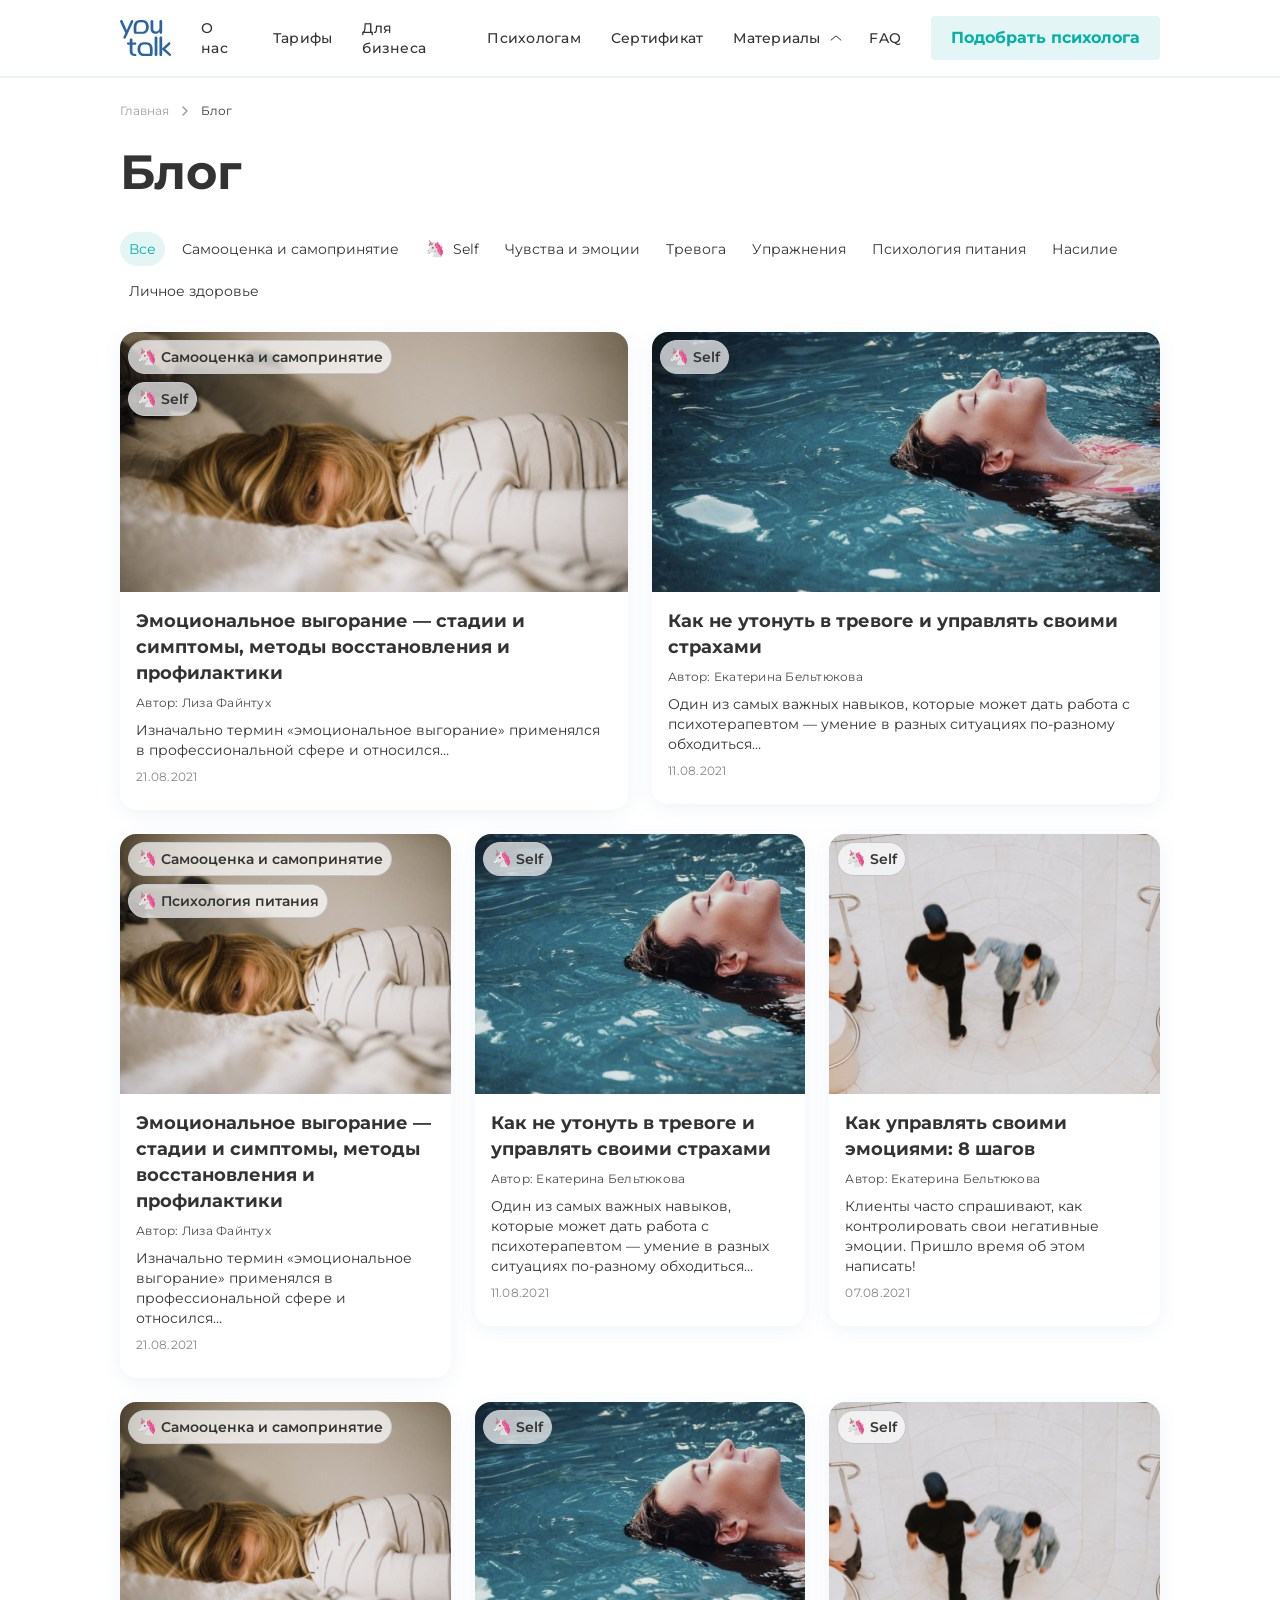
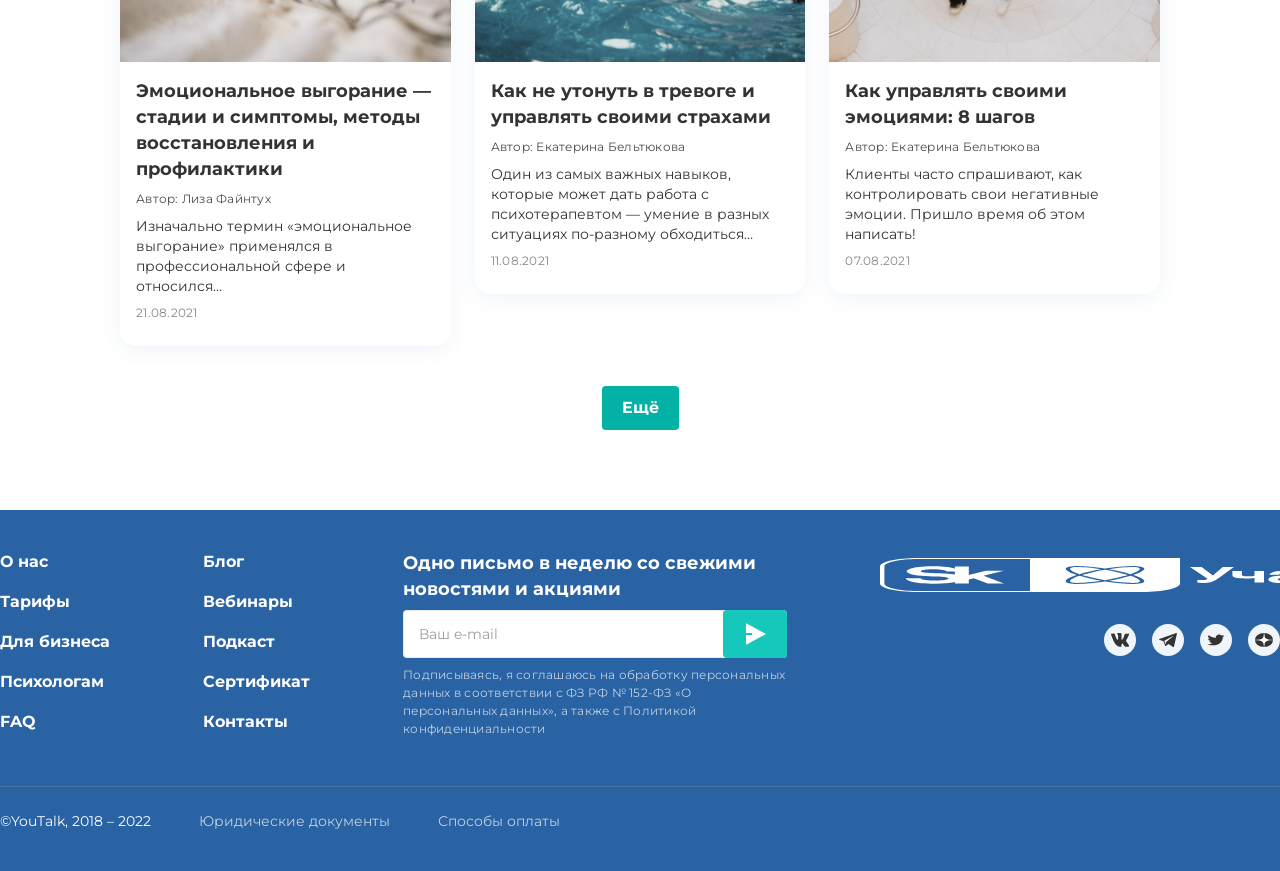
<file: index.html>
<!DOCTYPE html>
<html lang="ru">
<head>
  <meta charset="UTF-8">
  <meta name="viewport" content="width=device-width, initial-scale=1.0">
  <title>Блог — YouTalk</title>
  <meta name="description" content="Блог сервиса психологической помощи YouTalk: статьи о чувствах, эмоциях, тревоге и заботе о себе.">
  <link rel="preconnect" href="https://fonts.googleapis.com">
  <link rel="preconnect" href="https://fonts.gstatic.com" crossorigin>
  <link href="https://fonts.googleapis.com/css2?family=Montserrat:wght@400;500;600;700&display=swap" rel="stylesheet">
  <link rel="stylesheet" href="css/style.css">
</head>
<body>
  <!-- ===================== Шапка ===================== -->
  <header class="header">
    <div class="container header__inner">
      <a class="header__logo" href="index.html" aria-label="YouTalk — на главную">
        <img src="icons/logo.svg" alt="Логотип YouTalk" width="51" height="36">
      </a>

      <nav class="header__nav" id="main-nav" aria-label="Основная навигация">
        <ul class="menu">
          <li><a class="menu__link" href="#">О нас</a></li>
          <li><a class="menu__link" href="#">Тарифы</a></li>
          <li><a class="menu__link" href="#">Для бизнеса</a></li>
          <li><a class="menu__link" href="#">Психологам</a></li>
          <li><a class="menu__link" href="#">Сертификат</a></li>
          <li>
            <a class="menu__link" href="#">
              Материалы
              <img class="menu__chevron" src="icons/chevron-down.svg" alt="" aria-hidden="true">
            </a>
          </li>
          <li><a class="menu__link" href="#">FAQ</a></li>
        </ul>
      </nav>

      <button class="button button--soft header__cta" type="button">Подобрать психолога</button>

      <button class="burger" type="button" aria-label="Открыть меню" aria-expanded="false" aria-controls="main-nav">
        <img src="icons/burger.svg" alt="" aria-hidden="true">
      </button>
    </div>
  </header>

  <!-- ===================== Основной контент ===================== -->
  <main>
    <div class="container blog">
      <nav class="breadcrumbs" aria-label="Хлебные крошки">
        <span class="breadcrumbs__item">
          <a class="breadcrumbs__link" href="#">Главная</a>
          <img class="breadcrumbs__sep" src="icons/arrow-right.svg" alt="" aria-hidden="true">
        </span>
        <span class="breadcrumbs__item breadcrumbs__item--current" aria-current="page">Блог</span>
      </nav>

      <h1 class="blog__title">Блог</h1>

      <!-- Фильтр по темам -->
      <section aria-label="Фильтр статей по темам">
        <ul class="filters">
          <li><button class="tag tag--active" type="button">Все</button></li>
          <li><button class="tag" type="button">Самооценка и самопринятие</button></li>
          <li>
            <button class="tag" type="button">
              <span class="tag__icon" aria-hidden="true">🦄</span>Self
            </button>
          </li>
          <li><button class="tag" type="button">Чувства и эмоции</button></li>
          <li><button class="tag" type="button">Тревога</button></li>
          <li><button class="tag" type="button">Упражнения</button></li>
          <li><button class="tag" type="button">Психология питания</button></li>
          <li><button class="tag" type="button">Насилие</button></li>
          <li><button class="tag" type="button">Личное здоровье</button></li>
        </ul>
      </section>

      <!-- Лента статей -->
      <section aria-label="Статьи блога">
        <!-- Крупные (избранные) карточки -->
        <ul class="blog__grid blog__grid--featured">
          <li>
            <article class="card card--featured">
              <a class="card__media" href="article.html">
                <img class="card__image" src="images/blog-burnout.png" alt="Уставшая женщина лежит на кровати">
                <span class="card__tags">
                  <span class="card__tag"><span class="card__tag-icon" aria-hidden="true">🦄</span>Самооценка и самопринятие</span>
                  <span class="card__tag"><span class="card__tag-icon" aria-hidden="true">🦄</span>Self</span>
                </span>
              </a>
              <div class="card__body">
                <h2 class="card__title"><a href="article.html">Эмоциональное выгорание — стадии и симптомы, методы восстановления и профилактики</a></h2>
                <p class="card__author">Автор: Лиза Файнтух</p>
                <p class="card__excerpt">Изначально термин «эмоциональное выгорание» применялся в профессиональной сфере и относился…</p>
                <p class="card__date"><time datetime="2021-08-21">21.08.2021</time></p>
              </div>
            </article>
          </li>
          <li>
            <article class="card card--featured">
              <a class="card__media" href="article.html">
                <img class="card__image" src="images/blog-anxiety.png" alt="Женщина спокойно лежит на поверхности воды">
                <span class="card__tags">
                  <span class="card__tag"><span class="card__tag-icon" aria-hidden="true">🦄</span>Self</span>
                </span>
              </a>
              <div class="card__body">
                <h2 class="card__title"><a href="article.html">Как не утонуть в тревоге и управлять своими страхами</a></h2>
                <p class="card__author">Автор: Екатерина Бельтюкова</p>
                <p class="card__excerpt">Один из самых важных навыков, которые может дать работа с психотерапевтом — умение в разных ситуациях по-разному обходиться…</p>
                <p class="card__date"><time datetime="2021-08-11">11.08.2021</time></p>
              </div>
            </article>
          </li>
        </ul>

        <!-- Обычная сетка карточек -->
        <ul class="blog__grid">
          <li>
            <article class="card">
              <a class="card__media" href="article.html">
                <img class="card__image" src="images/blog-burnout.png" alt="Уставшая женщина лежит на кровати">
                <span class="card__tags">
                  <span class="card__tag"><span class="card__tag-icon" aria-hidden="true">🦄</span>Самооценка и самопринятие</span>
                  <span class="card__tag"><span class="card__tag-icon" aria-hidden="true">🦄</span>Психология питания</span>
                </span>
              </a>
              <div class="card__body">
                <h2 class="card__title"><a href="article.html">Эмоциональное выгорание — стадии и симптомы, методы восстановления и профилактики</a></h2>
                <p class="card__author">Автор: Лиза Файнтух</p>
                <p class="card__excerpt">Изначально термин «эмоциональное выгорание» применялся в профессиональной сфере и относился…</p>
                <p class="card__date"><time datetime="2021-08-21">21.08.2021</time></p>
              </div>
            </article>
          </li>
          <li>
            <article class="card">
              <a class="card__media" href="article.html">
                <img class="card__image" src="images/blog-anxiety.png" alt="Женщина спокойно лежит на поверхности воды">
                <span class="card__tags">
                  <span class="card__tag"><span class="card__tag-icon" aria-hidden="true">🦄</span>Self</span>
                </span>
              </a>
              <div class="card__body">
                <h2 class="card__title"><a href="article.html">Как не утонуть в тревоге и управлять своими страхами</a></h2>
                <p class="card__author">Автор: Екатерина Бельтюкова</p>
                <p class="card__excerpt">Один из самых важных навыков, которые может дать работа с психотерапевтом — умение в разных ситуациях по-разному обходиться…</p>
                <p class="card__date"><time datetime="2021-08-11">11.08.2021</time></p>
              </div>
            </article>
          </li>
          <li>
            <article class="card">
              <a class="card__media" href="article.html">
                <img class="card__image" src="images/blog-emotions.png" alt="Люди идут по светлому залу">
                <span class="card__tags">
                  <span class="card__tag"><span class="card__tag-icon" aria-hidden="true">🦄</span>Self</span>
                </span>
              </a>
              <div class="card__body">
                <h2 class="card__title"><a href="article.html">Как управлять своими эмоциями: 8 шагов</a></h2>
                <p class="card__author">Автор: Екатерина Бельтюкова</p>
                <p class="card__excerpt">Клиенты часто спрашивают, как контролировать свои негативные эмоции. Пришло время об этом написать!</p>
                <p class="card__date"><time datetime="2021-08-07">07.08.2021</time></p>
              </div>
            </article>
          </li>
          <li>
            <article class="card">
              <a class="card__media" href="article.html">
                <img class="card__image" src="images/blog-burnout.png" alt="Уставшая женщина лежит на кровати">
                <span class="card__tags">
                  <span class="card__tag"><span class="card__tag-icon" aria-hidden="true">🦄</span>Самооценка и самопринятие</span>
                </span>
              </a>
              <div class="card__body">
                <h2 class="card__title"><a href="article.html">Эмоциональное выгорание — стадии и симптомы, методы восстановления и профилактики</a></h2>
                <p class="card__author">Автор: Лиза Файнтух</p>
                <p class="card__excerpt">Изначально термин «эмоциональное выгорание» применялся в профессиональной сфере и относился…</p>
                <p class="card__date"><time datetime="2021-08-21">21.08.2021</time></p>
              </div>
            </article>
          </li>
          <li>
            <article class="card">
              <a class="card__media" href="article.html">
                <img class="card__image" src="images/blog-anxiety.png" alt="Женщина спокойно лежит на поверхности воды">
                <span class="card__tags">
                  <span class="card__tag"><span class="card__tag-icon" aria-hidden="true">🦄</span>Self</span>
                </span>
              </a>
              <div class="card__body">
                <h2 class="card__title"><a href="article.html">Как не утонуть в тревоге и управлять своими страхами</a></h2>
                <p class="card__author">Автор: Екатерина Бельтюкова</p>
                <p class="card__excerpt">Один из самых важных навыков, которые может дать работа с психотерапевтом — умение в разных ситуациях по-разному обходиться…</p>
                <p class="card__date"><time datetime="2021-08-11">11.08.2021</time></p>
              </div>
            </article>
          </li>
          <li>
            <article class="card">
              <a class="card__media" href="article.html">
                <img class="card__image" src="images/blog-emotions.png" alt="Люди идут по светлому залу">
                <span class="card__tags">
                  <span class="card__tag"><span class="card__tag-icon" aria-hidden="true">🦄</span>Self</span>
                </span>
              </a>
              <div class="card__body">
                <h2 class="card__title"><a href="article.html">Как управлять своими эмоциями: 8 шагов</a></h2>
                <p class="card__author">Автор: Екатерина Бельтюкова</p>
                <p class="card__excerpt">Клиенты часто спрашивают, как контролировать свои негативные эмоции. Пришло время об этом написать!</p>
                <p class="card__date"><time datetime="2021-08-07">07.08.2021</time></p>
              </div>
            </article>
          </li>
        </ul>

        <div class="blog__more">
          <button class="button button--primary" type="button">Ещё</button>
        </div>
      </section>
    </div>
  </main>

  <!-- ===================== Футер ===================== -->
  <footer class="footer">
    <div class="container footer__inner">
      <nav class="footer__nav" aria-label="Подвал — разделы сайта">
        <ul class="footer__list">
          <li><a class="footer__link" href="#">О нас</a></li>
          <li><a class="footer__link" href="#">Тарифы</a></li>
          <li><a class="footer__link" href="#">Для бизнеса</a></li>
          <li><a class="footer__link" href="#">Психологам</a></li>
          <li><a class="footer__link" href="#">FAQ</a></li>
        </ul>
        <ul class="footer__list">
          <li><a class="footer__link" href="index.html">Блог</a></li>
          <li><a class="footer__link" href="#">Вебинары</a></li>
          <li><a class="footer__link" href="#">Подкаст</a></li>
          <li><a class="footer__link" href="#">Сертификат</a></li>
          <li><a class="footer__link" href="#">Контакты</a></li>
        </ul>
      </nav>

      <section class="footer__subscribe" aria-label="Подписка на рассылку">
        <p class="subscribe__title">Одно письмо в неделю со свежими новостями и акциями</p>
        <form class="subscribe__form" action="#" method="post">
          <label class="visually-hidden" for="email">Ваш e-mail</label>
          <input class="subscribe__input" type="email" id="email" name="email" placeholder="Ваш e-mail" required>
          <button class="subscribe__submit" type="submit" aria-label="Подписаться">
            <img src="icons/send.svg" alt="" aria-hidden="true">
          </button>
        </form>
        <p class="subscribe__note">Подписываясь, я соглашаюсь на обработку персональных данных в соответствии с ФЗ РФ № 152-ФЗ «О персональных данных», а также с Политикой конфиденциальности</p>
      </section>

      <div class="footer__aside">
        <div class="footer__partner">
          <img src="icons/partner-sk-1.svg" alt="Резидент Сколково" height="50">
          <img src="icons/partner-sk-2.svg" alt="" aria-hidden="true" height="50">
        </div>
        <ul class="socials">
          <li><a class="socials__link" href="#" aria-label="ВКонтакте"><img src="icons/social-vk.svg" alt="" aria-hidden="true"></a></li>
          <li><a class="socials__link" href="#" aria-label="Telegram"><img src="icons/social-tg.svg" alt="" aria-hidden="true"></a></li>
          <li><a class="socials__link" href="#" aria-label="Twitter"><img src="icons/social-tw.svg" alt="" aria-hidden="true"></a></li>
          <li><a class="socials__link" href="#" aria-label="Дзен"><img src="icons/social-star.svg" alt="" aria-hidden="true"></a></li>
        </ul>
      </div>

      <div class="footer__bottom">
        <span class="footer__bottom-text">©YouTalk, 2018 – 2022</span>
        <a class="footer__bottom-link" href="#">Юридические документы</a>
        <a class="footer__bottom-link" href="#">Способы оплаты</a>
      </div>
    </div>
  </footer>

  <script src="js/menu.js"></script>
</body>
</html>
</file>
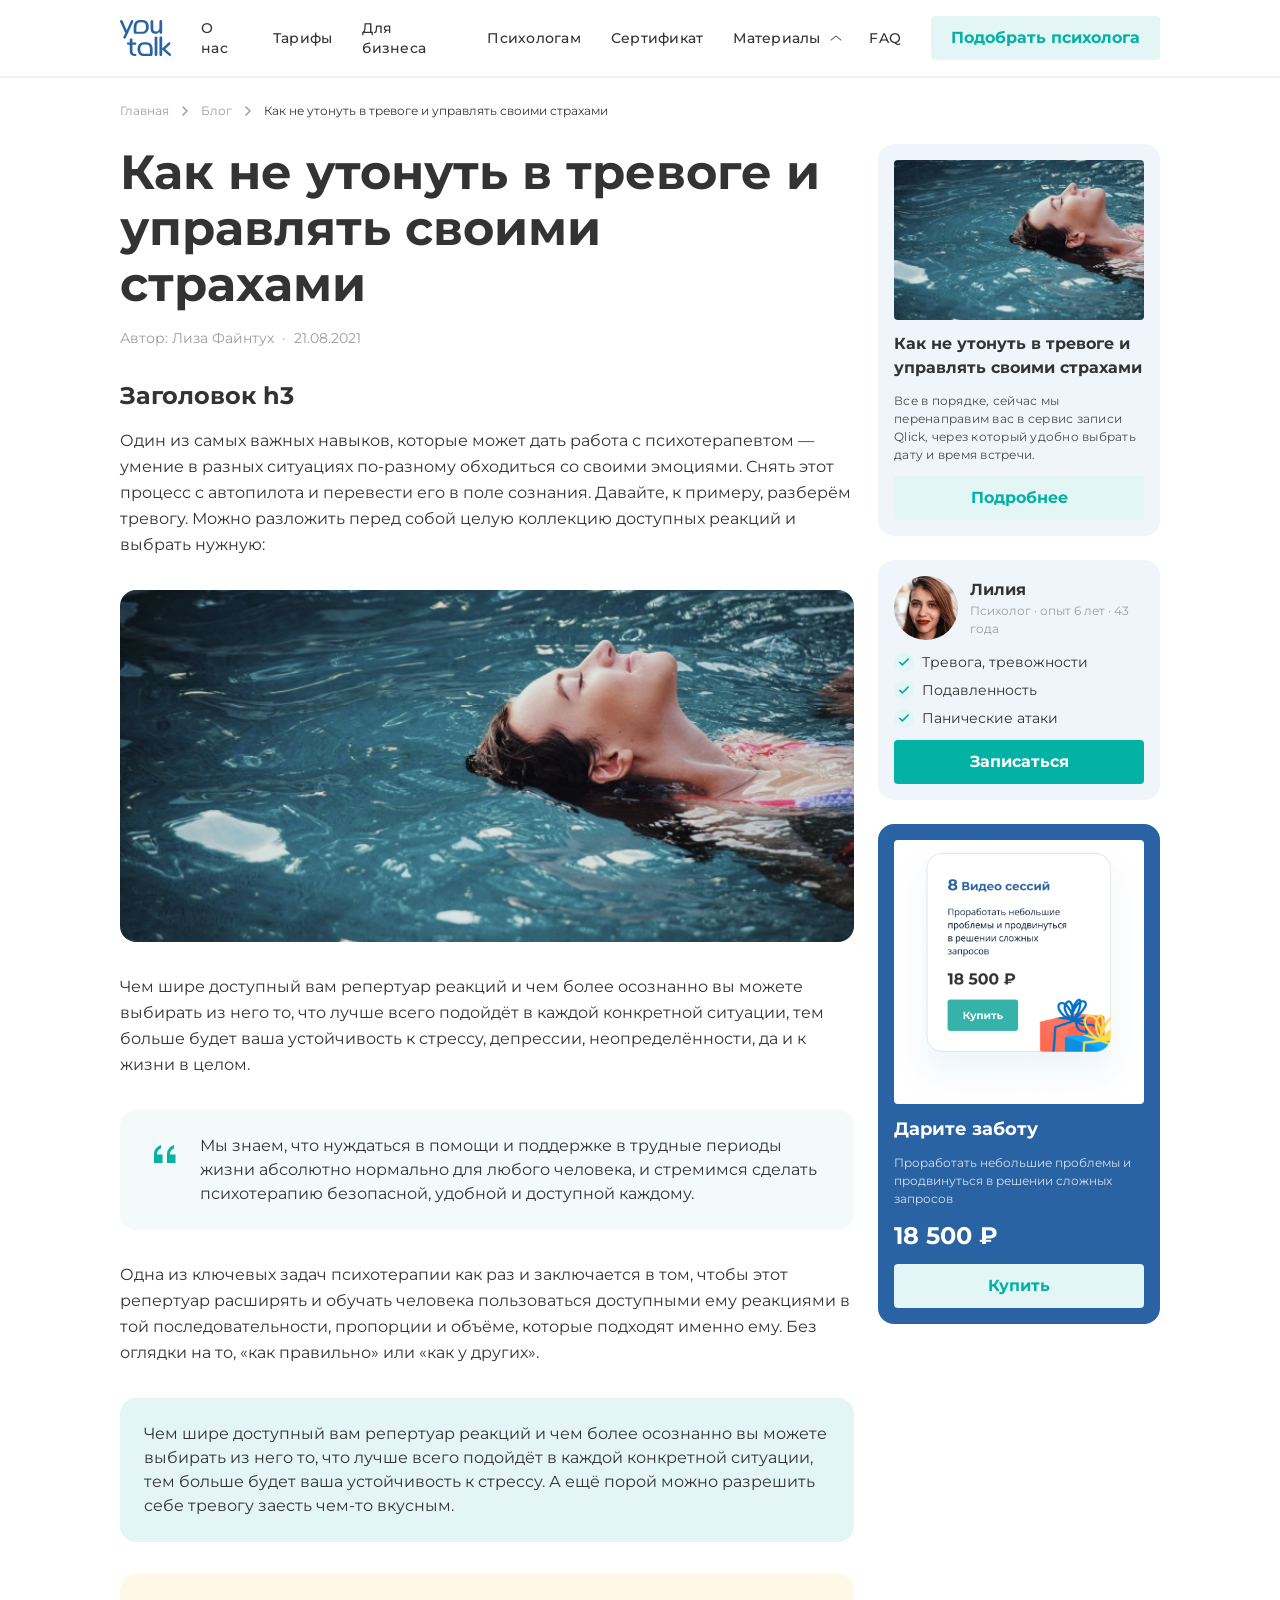
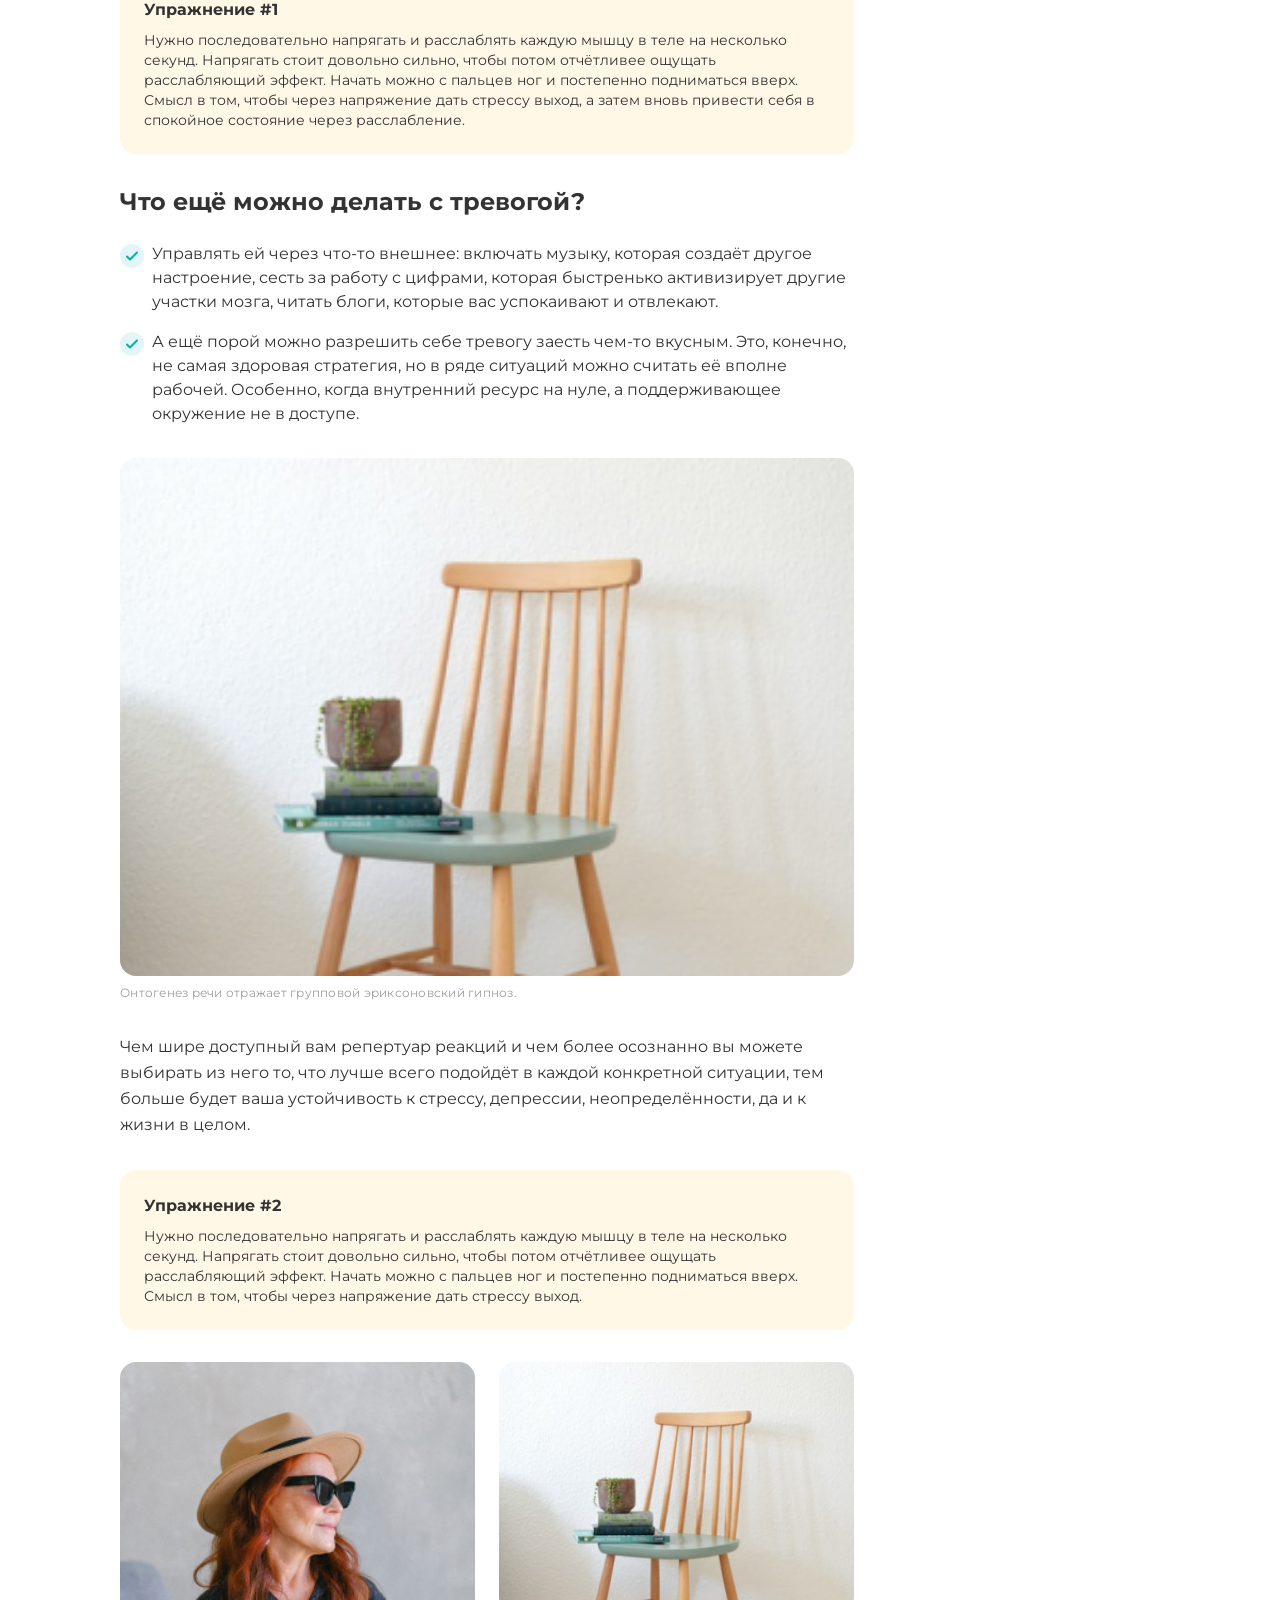
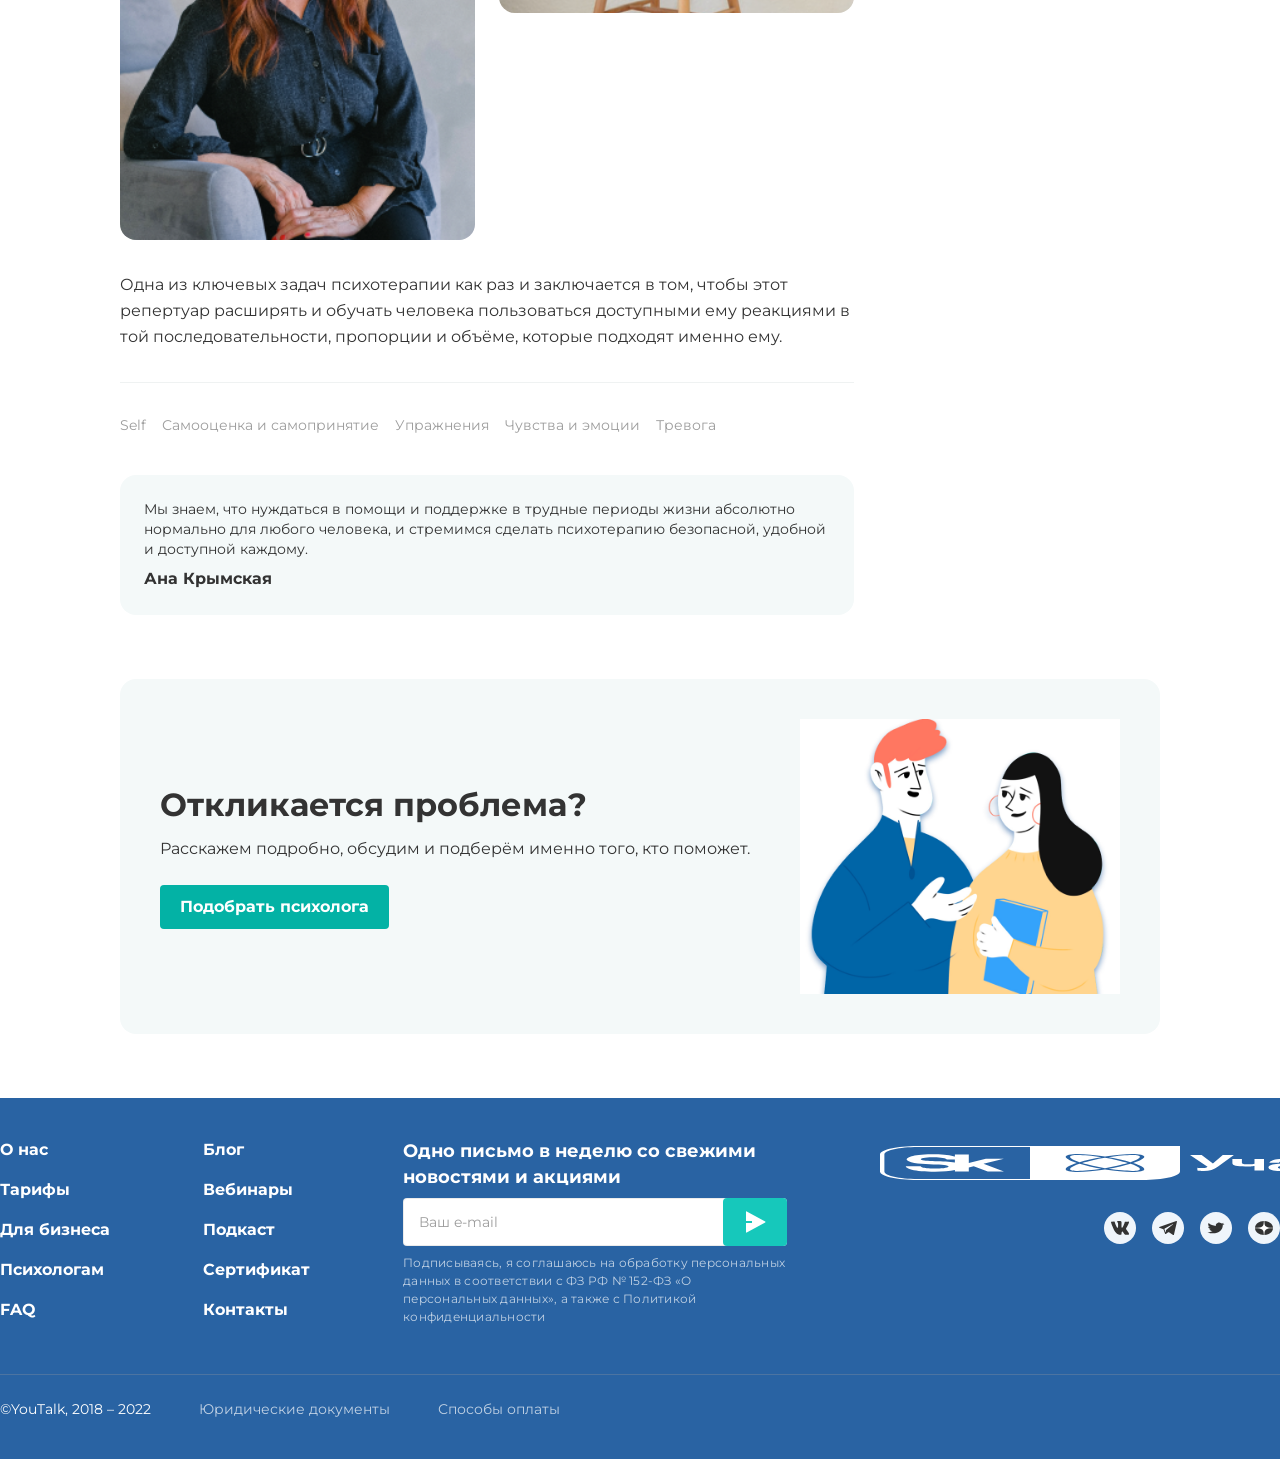
<file: article.html>
<!DOCTYPE html>
<html lang="ru">
<head>
  <meta charset="UTF-8">
  <meta name="viewport" content="width=device-width, initial-scale=1.0">
  <title>Как не утонуть в тревоге и управлять своими страхами — YouTalk</title>
  <meta name="description" content="Один из самых важных навыков, которые может дать работа с психотерапевтом — умение по-разному обходиться со своими эмоциями.">
  <link rel="preconnect" href="https://fonts.googleapis.com">
  <link rel="preconnect" href="https://fonts.gstatic.com" crossorigin>
  <link href="https://fonts.googleapis.com/css2?family=Montserrat:wght@400;500;600;700&display=swap" rel="stylesheet">
  <link rel="stylesheet" href="css/style.css">
</head>
<body>
  <!-- ===================== Шапка ===================== -->
  <header class="header">
    <div class="container header__inner">
      <a class="header__logo" href="index.html" aria-label="YouTalk — на главную">
        <img src="icons/logo.svg" alt="Логотип YouTalk" width="51" height="36">
      </a>

      <nav class="header__nav" id="main-nav" aria-label="Основная навигация">
        <ul class="menu">
          <li><a class="menu__link" href="#">О нас</a></li>
          <li><a class="menu__link" href="#">Тарифы</a></li>
          <li><a class="menu__link" href="#">Для бизнеса</a></li>
          <li><a class="menu__link" href="#">Психологам</a></li>
          <li><a class="menu__link" href="#">Сертификат</a></li>
          <li>
            <a class="menu__link" href="#">
              Материалы
              <img class="menu__chevron" src="icons/chevron-down.svg" alt="" aria-hidden="true">
            </a>
          </li>
          <li><a class="menu__link" href="#">FAQ</a></li>
        </ul>
      </nav>

      <button class="button button--soft header__cta" type="button">Подобрать психолога</button>

      <button class="burger" type="button" aria-label="Открыть меню" aria-expanded="false" aria-controls="main-nav">
        <img src="icons/burger.svg" alt="" aria-hidden="true">
      </button>
    </div>
  </header>

  <!-- ===================== Основной контент ===================== -->
  <main>
    <div class="container">
      <nav class="breadcrumbs" aria-label="Хлебные крошки">
        <span class="breadcrumbs__item">
          <a class="breadcrumbs__link" href="#">Главная</a>
          <img class="breadcrumbs__sep" src="icons/arrow-right.svg" alt="" aria-hidden="true">
        </span>
        <span class="breadcrumbs__item">
          <a class="breadcrumbs__link" href="index.html">Блог</a>
          <img class="breadcrumbs__sep" src="icons/arrow-right.svg" alt="" aria-hidden="true">
        </span>
        <span class="breadcrumbs__item breadcrumbs__item--current" aria-current="page">Как не утонуть в тревоге и управлять своими страхами</span>
      </nav>

      <div class="article-page">
        <!-- ===== Статья ===== -->
        <article class="article">
          <h1 class="article__title">Как не утонуть в тревоге и управлять своими страхами</h1>
          <p class="article__meta">
            <span>Автор: Лиза Файнтух</span>
            <span aria-hidden="true">·</span>
            <time datetime="2021-08-21">21.08.2021</time>
          </p>

          <section class="article__section">
            <h2 class="article__h3">Заголовок h3</h2>
            <p class="article__text">Один из самых важных навыков, которые может дать работа с психотерапевтом — умение в разных ситуациях по-разному обходиться со своими эмоциями. Снять этот процесс с автопилота и перевести его в поле сознания. Давайте, к примеру, разберём тревогу. Можно разложить перед собой целую коллекцию доступных реакций и выбрать нужную:</p>
          </section>

          <figure class="article__figure">
            <img class="article__img" src="images/blog-anxiety.png" alt="Женщина спокойно лежит на поверхности воды">
          </figure>

          <section class="article__section">
            <p class="article__text">Чем шире доступный вам репертуар реакций и чем более осознанно вы можете выбирать из него то, что лучше всего подойдёт в каждой конкретной ситуации, тем больше будет ваша устойчивость к стрессу, депрессии, неопределённости, да и к жизни в целом.</p>

            <blockquote class="quote">Мы знаем, что нуждаться в помощи и поддержке в трудные периоды жизни абсолютно нормально для любого человека, и стремимся сделать психотерапию безопасной, удобной и доступной каждому.</blockquote>

            <p class="article__text">Одна из ключевых задач психотерапии как раз и заключается в том, чтобы этот репертуар расширять и обучать человека пользоваться доступными ему реакциями в той последовательности, пропорции и объёме, которые подходят именно ему. Без оглядки на то, «как правильно» или «как у других».</p>

            <div class="highlight">Чем шире доступный вам репертуар реакций и чем более осознанно вы можете выбирать из него то, что лучше всего подойдёт в каждой конкретной ситуации, тем больше будет ваша устойчивость к стрессу. А ещё порой можно разрешить себе тревогу заесть чем-то вкусным.</div>

            <div class="exercise">
              <h3 class="exercise__title">Упражнение #1</h3>
              <p class="exercise__text">Нужно последовательно напрягать и расслаблять каждую мышцу в теле на несколько секунд. Напрягать стоит довольно сильно, чтобы потом отчётливее ощущать расслабляющий эффект. Начать можно с пальцев ног и постепенно подниматься вверх. Смысл в том, чтобы через напряжение дать стрессу выход, а затем вновь привести себя в спокойное состояние через расслабление.</p>
            </div>
          </section>

          <section class="article__section">
            <h2 class="article__h3">Что ещё можно делать с тревогой?</h2>
            <ul class="bullets">
              <li class="bullets__item">
                <img class="bullets__icon" src="icons/check.svg" alt="" aria-hidden="true">
                <span>Управлять ей через что-то внешнее: включать музыку, которая создаёт другое настроение, сесть за работу с цифрами, которая быстренько активизирует другие участки мозга, читать блоги, которые вас успокаивают и отвлекают.</span>
              </li>
              <li class="bullets__item">
                <img class="bullets__icon" src="icons/check.svg" alt="" aria-hidden="true">
                <span>А ещё порой можно разрешить себе тревогу заесть чем-то вкусным. Это, конечно, не самая здоровая стратегия, но в ряде ситуаций можно считать её вполне рабочей. Особенно, когда внутренний ресурс на нуле, а поддерживающее окружение не в доступе.</span>
              </li>
            </ul>
          </section>

          <figure class="article__figure">
            <img class="article__img" src="images/article-gallery.png" alt="Деревянный стул с книгами и комнатным растением">
            <figcaption class="article__caption">Онтогенез речи отражает групповой эриксоновский гипноз.</figcaption>
          </figure>

          <section class="article__section">
            <p class="article__text">Чем шире доступный вам репертуар реакций и чем более осознанно вы можете выбирать из него то, что лучше всего подойдёт в каждой конкретной ситуации, тем больше будет ваша устойчивость к стрессу, депрессии, неопределённости, да и к жизни в целом.</p>

            <div class="exercise">
              <h3 class="exercise__title">Упражнение #2</h3>
              <p class="exercise__text">Нужно последовательно напрягать и расслаблять каждую мышцу в теле на несколько секунд. Напрягать стоит довольно сильно, чтобы потом отчётливее ощущать расслабляющий эффект. Начать можно с пальцев ног и постепенно подниматься вверх. Смысл в том, чтобы через напряжение дать стрессу выход.</p>
            </div>

            <div class="article__pair">
              <figure class="article__figure">
                <img class="article__img" src="images/article-portrait.png" alt="Женщина в шляпе и солнцезащитных очках">
              </figure>
              <figure class="article__figure">
                <img class="article__img" src="images/article-gallery.png" alt="Деревянный стул с книгами и комнатным растением">
              </figure>
            </div>

            <p class="article__text">Одна из ключевых задач психотерапии как раз и заключается в том, чтобы этот репертуар расширять и обучать человека пользоваться доступными ему реакциями в той последовательности, пропорции и объёме, которые подходят именно ему.</p>

            <hr class="article__divider">

            <ul class="article__tags">
              <li><a class="article__tag" href="#">Self</a></li>
              <li><a class="article__tag" href="#">Самооценка и самопринятие</a></li>
              <li><a class="article__tag" href="#">Упражнения</a></li>
              <li><a class="article__tag" href="#">Чувства и эмоции</a></li>
              <li><a class="article__tag" href="#">Тревога</a></li>
            </ul>
          </section>

          <aside class="author-card" aria-label="Об авторе">
            <div>
              <p class="author-card__quote">Мы знаем, что нуждаться в помощи и поддержке в трудные периоды жизни абсолютно нормально для любого человека, и стремимся сделать психотерапию безопасной, удобной и доступной каждому.</p>
              <p class="author-card__name">Ана Крымская</p>
            </div>
          </aside>
        </article>

        <!-- ===== Боковой блок ===== -->
        <aside class="aside" aria-label="Рекомендации">
          <section class="side-card">
            <img class="side-card__image" src="images/blog-anxiety.png" alt="Женщина лежит на поверхности воды">
            <h2 class="side-card__title">Как не утонуть в тревоге и управлять своими страхами</h2>
            <p class="side-card__text">Все в порядке, сейчас мы перенаправим вас в сервис записи Qlick, через который удобно выбрать дату и время встречи.</p>
            <button class="button button--soft button--block" type="button">Подробнее</button>
          </section>

          <section class="side-card psy-card">
            <div class="psy-card__head">
              <img class="psy-card__avatar" src="images/psych-avatar.png" alt="Портрет психолога Лилии">
              <div>
                <p class="psy-card__name">Лилия</p>
                <p class="psy-card__role">Психолог · опыт 6 лет · 43 года</p>
              </div>
            </div>
            <ul class="psy-card__list">
              <li class="psy-card__list-item">Тревога, тревожности</li>
              <li class="psy-card__list-item">Подавленность</li>
              <li class="psy-card__list-item">Панические атаки</li>
            </ul>
            <button class="button button--primary button--block" type="button">Записаться</button>
          </section>

          <section class="gift-card">
            <img class="gift-card__illustration" src="images/gift-illustration.png" alt="Иллюстрация с подарочными коробками">
            <h2 class="gift-card__title">Дарите заботу</h2>
            <p class="gift-card__text">Проработать небольшие проблемы и продвинуться в решении сложных запросов</p>
            <p class="gift-card__price">18 500 ₽</p>
            <button class="button button--soft button--block" type="button">Купить</button>
          </section>
        </aside>
      </div>

      <!-- ===== Призыв к действию ===== -->
      <section class="cta" aria-label="Подбор психолога">
        <div class="cta__content">
          <h2 class="cta__title">Откликается проблема?</h2>
          <p class="cta__text">Расскажем подробно, обсудим и подберём именно того, кто поможет.</p>
          <button class="button button--primary" type="button">Подобрать психолога</button>
        </div>
        <img class="cta__illustration" src="images/cta-illustration.png" alt="Иллюстрация: двое людей беседуют">
      </section>
    </div>
  </main>

  <!-- ===================== Футер ===================== -->
  <footer class="footer">
    <div class="container footer__inner">
      <nav class="footer__nav" aria-label="Подвал — разделы сайта">
        <ul class="footer__list">
          <li><a class="footer__link" href="#">О нас</a></li>
          <li><a class="footer__link" href="#">Тарифы</a></li>
          <li><a class="footer__link" href="#">Для бизнеса</a></li>
          <li><a class="footer__link" href="#">Психологам</a></li>
          <li><a class="footer__link" href="#">FAQ</a></li>
        </ul>
        <ul class="footer__list">
          <li><a class="footer__link" href="index.html">Блог</a></li>
          <li><a class="footer__link" href="#">Вебинары</a></li>
          <li><a class="footer__link" href="#">Подкаст</a></li>
          <li><a class="footer__link" href="#">Сертификат</a></li>
          <li><a class="footer__link" href="#">Контакты</a></li>
        </ul>
      </nav>

      <section class="footer__subscribe" aria-label="Подписка на рассылку">
        <p class="subscribe__title">Одно письмо в неделю со свежими новостями и акциями</p>
        <form class="subscribe__form" action="#" method="post">
          <label class="visually-hidden" for="email">Ваш e-mail</label>
          <input class="subscribe__input" type="email" id="email" name="email" placeholder="Ваш e-mail" required>
          <button class="subscribe__submit" type="submit" aria-label="Подписаться">
            <img src="icons/send.svg" alt="" aria-hidden="true">
          </button>
        </form>
        <p class="subscribe__note">Подписываясь, я соглашаюсь на обработку персональных данных в соответствии с ФЗ РФ № 152-ФЗ «О персональных данных», а также с Политикой конфиденциальности</p>
      </section>

      <div class="footer__aside">
        <div class="footer__partner">
          <img src="icons/partner-sk-1.svg" alt="Резидент Сколково" height="50">
          <img src="icons/partner-sk-2.svg" alt="" aria-hidden="true" height="50">
        </div>
        <ul class="socials">
          <li><a class="socials__link" href="#" aria-label="ВКонтакте"><img src="icons/social-vk.svg" alt="" aria-hidden="true"></a></li>
          <li><a class="socials__link" href="#" aria-label="Telegram"><img src="icons/social-tg.svg" alt="" aria-hidden="true"></a></li>
          <li><a class="socials__link" href="#" aria-label="Twitter"><img src="icons/social-tw.svg" alt="" aria-hidden="true"></a></li>
          <li><a class="socials__link" href="#" aria-label="Дзен"><img src="icons/social-star.svg" alt="" aria-hidden="true"></a></li>
        </ul>
      </div>

      <div class="footer__bottom">
        <span class="footer__bottom-text">©YouTalk, 2018 – 2022</span>
        <a class="footer__bottom-link" href="#">Юридические документы</a>
        <a class="footer__bottom-link" href="#">Способы оплаты</a>
      </div>
    </div>
  </footer>

  <script src="js/menu.js"></script>
</body>
</html>
</file>
<file: css/style.css>
/* ============================================================
   YouTalk Blog — глобальные стили
   Методология: БЭМ. Подход: desktop-first + медиа-запросы.
   ============================================================ */

/* --- Дизайн-токены --- */
:root {
  --color-primary: #03b2a5;
  --color-primary-100: #e3f5f5;
  --color-send: #16c8bb;
  --color-blue: #2963a3;
  --color-blue-100: #eff5fb;

  --text-primary: #333333;
  --text-secondary: #9d9d9d;
  --text-muted: #868686;
  --text-author: #494949;

  --bg-white: #ffffff;
  --bg-light: #f4f9f9;
  --border-line: #eff2f2;
  --border-tag: #c1c5cd;

  --radius-sm: 4px;
  --radius-md: 16px;
  --radius-pill: 24px;

  --container: 1440px;
  --gutter: 120px;

  --font-base: "Montserrat", "Helvetica Neue", Arial, sans-serif;
}

/* --- Сброс / база --- */
*,
*::before,
*::after {
  box-sizing: border-box;
}

html {
  scroll-behavior: smooth;
}

body {
  margin: 0;
  font-family: var(--font-base);
  font-size: 14px;
  line-height: 20px;
  color: var(--text-primary);
  background-color: var(--bg-white);
  -webkit-font-smoothing: antialiased;
}

img {
  display: block;
  max-width: 100%;
}

a {
  color: inherit;
  text-decoration: none;
}

button {
  font-family: inherit;
  cursor: pointer;
}

ul {
  margin: 0;
  padding: 0;
  list-style: none;
}

h1,
h2,
h3,
h4,
p {
  margin: 0;
}

:focus-visible {
  outline: 2px solid var(--color-primary);
  outline-offset: 2px;
}

/* --- Layout helper --- */
.container {
  width: 100%;
  max-width: var(--container);
  margin: 0 auto;
  padding: 0 var(--gutter);
}

.visually-hidden {
  position: absolute;
  width: 1px;
  height: 1px;
  margin: -1px;
  padding: 0;
  border: 0;
  overflow: hidden;
  clip: rect(0 0 0 0);
  white-space: nowrap;
}

/* ============================================================
   Кнопки
   ============================================================ */
.button {
  display: inline-flex;
  align-items: center;
  justify-content: center;
  gap: 8px;
  border: none;
  border-radius: var(--radius-sm);
  padding: 14px 20px;
  font-weight: 700;
  font-size: 16px;
  line-height: 1;
  transition: background-color 0.2s ease, color 0.2s ease, opacity 0.2s ease;
}

.button--primary {
  background-color: var(--color-primary);
  color: var(--bg-white);
}

.button--primary:hover {
  background-color: #029a8f;
}

.button--soft {
  background-color: var(--color-primary-100);
  color: var(--color-primary);
}

.button--soft:hover {
  background-color: #d3eeee;
}

.button--block {
  width: 100%;
}

/* ============================================================
   Шапка
   ============================================================ */
.header {
  background-color: var(--bg-white);
  border-bottom: 2px solid var(--border-line);
  position: sticky;
  top: 0;
  z-index: 50;
}

.header__inner {
  display: flex;
  align-items: center;
  gap: 30px;
  min-height: 76px;
}

.header__logo {
  flex-shrink: 0;
}

.header__logo img {
  width: 51px;
  height: 36px;
}

.header__nav {
  flex-grow: 1;
}

.menu {
  display: flex;
  align-items: center;
  gap: 30px;
}

.menu__link {
  display: inline-flex;
  align-items: center;
  gap: 8px;
  font-weight: 500;
  font-size: 14px;
  letter-spacing: 0.25px;
  color: var(--text-primary);
  transition: color 0.2s ease;
}

.menu__link:hover {
  color: var(--color-primary);
}

.menu__chevron {
  width: 14px;
  height: 14px;
}

.header__cta {
  flex-shrink: 0;
}

/* Бургер — скрыт на десктопе */
.burger {
  display: none;
  width: 44px;
  height: 44px;
  margin-left: auto;
  padding: 10px;
  border: none;
  background: transparent;
  border-radius: var(--radius-sm);
}

.burger img {
  width: 24px;
  height: 24px;
}

/* ============================================================
   Хлебные крошки
   ============================================================ */
.breadcrumbs {
  display: flex;
  flex-wrap: wrap;
  align-items: center;
  gap: 8px;
  padding-top: 24px;
  font-size: 12px;
  line-height: 18px;
  color: var(--text-secondary);
}

.breadcrumbs__item {
  display: inline-flex;
  align-items: center;
  gap: 8px;
}

.breadcrumbs__link:hover {
  color: var(--color-primary);
}

.breadcrumbs__sep {
  width: 16px;
  height: 16px;
}

.breadcrumbs__item--current {
  color: var(--text-primary);
}

/* ============================================================
   Тег (чип-фильтр)
   ============================================================ */
.tag {
  display: inline-flex;
  align-items: center;
  gap: 8px;
  padding: 6px 8px;
  border-radius: var(--radius-pill);
  font-size: 14px;
  line-height: 20px;
  color: var(--text-primary);
  background-color: transparent;
  border: 1px solid transparent;
  transition: background-color 0.2s ease, border-color 0.2s ease;
}

.tag:hover {
  background-color: var(--bg-light);
}

.tag--active {
  background-color: var(--color-primary-100);
  color: var(--color-primary);
}

.tag__icon {
  font-size: 16px;
  line-height: 20px;
}

/* ============================================================
   Карточка статьи (блог)
   ============================================================ */
.card {
  position: relative;
  display: flex;
  flex-direction: column;
  background-color: var(--bg-white);
  border-radius: var(--radius-md);
  overflow: hidden;
  box-shadow: 0 4px 20px rgba(41, 99, 163, 0.08);
  transition: transform 0.2s ease, box-shadow 0.2s ease;
}

.card:hover {
  transform: translateY(-4px);
  box-shadow: 0 10px 28px rgba(41, 99, 163, 0.16);
}

.card__media {
  position: relative;
}

.card__image {
  width: 100%;
  height: 260px;
  object-fit: cover;
}

.card__tags {
  position: absolute;
  top: 8px;
  left: 8px;
  display: flex;
  flex-direction: column;
  align-items: flex-start;
  gap: 8px;
}

.card__tag {
  display: inline-flex;
  align-items: center;
  gap: 4px;
  padding: 6px 8px;
  border-radius: var(--radius-pill);
  background-color: rgba(255, 255, 255, 0.7);
  border: 1px solid var(--border-tag);
  font-weight: 600;
  font-size: 14px;
  line-height: 20px;
  color: var(--text-primary);
}

.card__tag-icon {
  font-size: 16px;
  line-height: 20px;
}

.card__body {
  display: flex;
  flex-direction: column;
  flex-grow: 1;
  gap: 8px;
  padding: 16px 16px 24px;
}

.card__title {
  font-weight: 700;
  font-size: 18px;
  line-height: 26px;
  color: var(--text-primary);
}

.card__author {
  font-size: 12px;
  line-height: 18px;
  letter-spacing: 0.25px;
  color: var(--text-author);
}

.card__excerpt {
  font-size: 14px;
  line-height: 20px;
  color: var(--text-primary);
}

.card__date {
  margin-top: auto;
  font-size: 12px;
  line-height: 18px;
  letter-spacing: 0.25px;
  color: var(--text-muted);
}

/* ============================================================
   Футер
   ============================================================ */
.footer {
  background-color: var(--color-blue);
  color: var(--bg-white);
}

.footer__inner {
  display: grid;
  grid-template-columns: auto 1fr auto;
  gap: 48px 93px;
  padding: 40px 0 40px;
}

.footer__nav {
  display: flex;
  gap: 93px;
}

.footer__list {
  display: flex;
  flex-direction: column;
  gap: 16px;
}

.footer__link {
  font-weight: 700;
  font-size: 16px;
  line-height: 24px;
  transition: opacity 0.2s ease;
}

.footer__link:hover {
  opacity: 0.7;
}

.footer__subscribe {
  display: flex;
  flex-direction: column;
  gap: 8px;
  max-width: 486px;
}

.subscribe__title {
  font-weight: 700;
  font-size: 18px;
  line-height: 26px;
}

.subscribe__form {
  position: relative;
  display: flex;
  width: 384px;
  max-width: 100%;
}

.subscribe__input {
  width: 100%;
  height: 48px;
  padding: 14px 64px 14px 15px;
  border: 1px solid rgba(157, 157, 157, 0.2);
  border-radius: var(--radius-sm);
  font-family: inherit;
  font-size: 14px;
  line-height: 20px;
  color: var(--text-primary);
}

.subscribe__input::placeholder {
  color: var(--text-secondary);
}

.subscribe__submit {
  position: absolute;
  top: 0;
  right: 0;
  display: inline-flex;
  align-items: center;
  justify-content: center;
  width: 64px;
  height: 48px;
  border: none;
  border-radius: var(--radius-sm);
  background-color: var(--color-send);
  transition: background-color 0.2s ease;
}

.subscribe__submit:hover {
  background-color: #12b3a7;
}

.subscribe__submit img {
  width: 24px;
  height: 24px;
}

.subscribe__note {
  font-size: 12px;
  line-height: 18px;
  letter-spacing: 0.25px;
  color: var(--bg-white);
  opacity: 0.7;
}

.footer__aside {
  display: flex;
  flex-direction: column;
  align-items: flex-end;
  gap: 24px;
}

.footer__partner {
  display: flex;
  align-items: center;
  gap: 10px;
  height: 50px;
}

.footer__partner img {
  width: auto;
}

.footer__partner img:first-child {
  height: 34px;
}

.footer__partner img:last-child {
  height: 16px;
}

.socials {
  display: flex;
  gap: 16px;
}

.socials__link {
  display: inline-flex;
  width: 32px;
  height: 32px;
  border-radius: 50%;
  background-color: var(--color-blue-100);
  align-items: center;
  justify-content: center;
  transition: transform 0.2s ease;
}

.socials__link:hover {
  transform: translateY(-2px);
}

.socials__link img {
  width: auto;
  height: 14px;
  max-width: 18px;
}

.footer__bottom {
  grid-column: 1 / -1;
  display: flex;
  flex-wrap: wrap;
  gap: 48px;
  padding-top: 24px;
  border-top: 1px solid rgba(157, 157, 157, 0.3);
  font-size: 14px;
  line-height: 20px;
}

.footer__bottom-link {
  opacity: 0.7;
  transition: opacity 0.2s ease;
}

.footer__bottom-link:hover {
  opacity: 1;
}

/* ============================================================
   Страница БЛОГ
   ============================================================ */
.blog {
  padding-bottom: 80px;
}

.blog__title {
  margin: 24px 0 0;
  font-weight: 700;
  font-size: 48px;
  line-height: 56px;
}

.filters {
  display: flex;
  flex-wrap: wrap;
  gap: 8px;
  margin-top: 32px;
}

.blog__grid {
  display: grid;
  grid-template-columns: repeat(3, 1fr);
  gap: 24px;
  margin-top: 24px;
}

/* Первые две карточки — крупные (по половине ряда) */
.card--featured {
  grid-column: span 3;
}

.blog__grid--featured {
  grid-template-columns: repeat(2, 1fr);
}

.blog__more {
  display: flex;
  justify-content: center;
  margin-top: 40px;
}

/* ============================================================
   Страница СТАТЬЯ
   ============================================================ */
.article-page {
  display: grid;
  grid-template-columns: minmax(0, 1fr) 282px;
  gap: 24px;
  align-items: start;
  padding-bottom: 64px;
  margin-top: 24px;
}

.article {
  min-width: 0;
}

.article__title {
  font-weight: 700;
  font-size: 48px;
  line-height: 56px;
}

.article__meta {
  display: flex;
  flex-wrap: wrap;
  align-items: center;
  gap: 8px;
  margin-top: 16px;
  font-size: 14px;
  line-height: 20px;
  color: var(--text-secondary);
}

.article__section {
  margin-top: 32px;
}

.article__h3 {
  font-weight: 700;
  font-size: 24px;
  line-height: 32px;
  margin-bottom: 16px;
}

.article__text {
  font-size: 16px;
  line-height: 26px;
  color: var(--text-primary);
}

.article__text + .article__text {
  margin-top: 16px;
}

.article__figure {
  margin: 32px 0;
}

.article__img {
  width: 100%;
  border-radius: var(--radius-md);
  object-fit: cover;
}

.article__caption {
  margin-top: 8px;
  font-size: 12px;
  line-height: 18px;
  letter-spacing: 0.25px;
  color: var(--text-secondary);
}

/* Цитата с иконкой */
.quote {
  position: relative;
  margin: 32px 0;
  padding: 24px 24px 24px 80px;
  background-color: var(--bg-light);
  border-radius: var(--radius-md);
  font-size: 16px;
  line-height: 24px;
  color: var(--text-primary);
}

.quote::before {
  content: "";
  position: absolute;
  left: 24px;
  top: 24px;
  width: 40px;
  height: 40px;
  background: url("../icons/quote.svg") center / contain no-repeat;
}

/* Подсвеченный блок-врезка (teal) */
.highlight {
  margin: 32px 0;
  padding: 24px;
  background-color: var(--color-primary-100);
  border-radius: var(--radius-md);
  font-size: 16px;
  line-height: 24px;
}

/* Блок "Упражнение" */
.exercise {
  margin: 32px 0;
  padding: 24px;
  background-color: #fff8e7;
  border-radius: var(--radius-md);
}

.exercise__title {
  font-weight: 700;
  font-size: 16px;
  line-height: 24px;
  margin-bottom: 8px;
}

.exercise__text {
  font-size: 14px;
  line-height: 20px;
}

/* Маркированный список */
.bullets {
  display: flex;
  flex-direction: column;
  gap: 16px;
  margin: 24px 0;
}

.bullets__item {
  display: flex;
  gap: 8px;
  font-size: 16px;
  line-height: 24px;
}

.bullets__icon {
  flex-shrink: 0;
  width: 24px;
  height: 24px;
  margin-top: 2px;
}

/* Две картинки в ряд */
.article__pair {
  display: grid;
  grid-template-columns: 1fr 1fr;
  gap: 24px;
  margin: 32px 0;
}

.article__pair .article__figure {
  margin: 0;
}

/* Разделитель */
.article__divider {
  height: 1px;
  margin: 32px 0;
  border: none;
  background-color: var(--border-line);
}

/* Теги внизу статьи */
.article__tags {
  display: flex;
  flex-wrap: wrap;
  gap: 8px 16px;
  margin-top: 24px;
  font-size: 14px;
  line-height: 20px;
  color: var(--text-secondary);
}

.article__tag:hover {
  color: var(--color-primary);
}

/* Карточка автора в конце статьи */
.author-card {
  display: flex;
  gap: 16px;
  align-items: center;
  margin-top: 40px;
  padding: 24px;
  background-color: var(--bg-light);
  border-radius: var(--radius-md);
}

.author-card__quote {
  font-size: 14px;
  line-height: 20px;
}

.author-card__name {
  margin-top: 8px;
  font-weight: 700;
  font-size: 16px;
  line-height: 24px;
}

/* ============================================================
   Aside (боковые карточки статьи)
   ============================================================ */
.aside {
  display: flex;
  flex-direction: column;
  gap: 24px;
  position: sticky;
  top: 100px;
}

.side-card {
  display: flex;
  flex-direction: column;
  gap: 12px;
  padding: 16px;
  background-color: var(--color-blue-100);
  border-radius: var(--radius-md);
}

.side-card__image {
  width: 100%;
  height: 160px;
  object-fit: cover;
  border-radius: var(--radius-sm);
}

.side-card__title {
  font-weight: 700;
  font-size: 16px;
  line-height: 24px;
}

.side-card__text {
  font-size: 12px;
  line-height: 18px;
  letter-spacing: 0.25px;
  color: var(--text-author);
}

/* Карточка психолога */
.psy-card__head {
  display: flex;
  gap: 12px;
  align-items: center;
}

.psy-card__avatar {
  width: 64px;
  height: 64px;
  border-radius: 50%;
  object-fit: cover;
}

.psy-card__name {
  font-weight: 700;
  font-size: 16px;
  line-height: 24px;
}

.psy-card__role {
  font-size: 12px;
  line-height: 18px;
  color: var(--text-secondary);
}

.psy-card__list {
  display: flex;
  flex-direction: column;
  gap: 8px;
}

.psy-card__list-item {
  display: flex;
  gap: 8px;
  font-size: 14px;
  line-height: 20px;
}

.psy-card__list-item::before {
  content: "";
  flex-shrink: 0;
  width: 20px;
  height: 20px;
  background: url("../icons/check.svg") center / contain no-repeat;
}

/* Подарочная карточка */
.gift-card {
  display: flex;
  flex-direction: column;
  gap: 12px;
  padding: 16px;
  background-color: var(--color-blue);
  color: var(--bg-white);
  border-radius: var(--radius-md);
}

.gift-card__illustration {
  width: 100%;
  border-radius: var(--radius-sm);
}

.gift-card__title {
  font-weight: 700;
  font-size: 18px;
  line-height: 26px;
}

.gift-card__text {
  font-size: 12px;
  line-height: 18px;
  opacity: 0.8;
}

.gift-card__price {
  font-weight: 700;
  font-size: 24px;
  line-height: 32px;
}

/* ============================================================
   CTA-блок "Откликается проблема?"
   ============================================================ */
.cta {
  display: grid;
  grid-template-columns: 1fr auto;
  align-items: center;
  gap: 24px;
  margin: 0 0 64px;
  padding: 40px;
  background-color: var(--bg-light);
  border-radius: var(--radius-md);
}

.cta__title {
  font-weight: 700;
  font-size: 32px;
  line-height: 40px;
}

.cta__text {
  margin: 12px 0 24px;
  font-size: 16px;
  line-height: 24px;
  color: var(--text-primary);
}

.cta__illustration {
  width: 320px;
  max-width: 100%;
}

/* ============================================================
   Адаптив: планшет (<= 1024px)
   ============================================================ */
@media (max-width: 1024px) {
  :root {
    --gutter: 32px;
  }

  /* Шапка → бургер */
  .header__nav,
  .header__cta {
    display: none;
  }

  .burger {
    display: inline-flex;
  }

  /* Раскрытое мобильное меню */
  .header__nav.is-open {
    display: block;
    position: absolute;
    left: 0;
    right: 0;
    top: 76px;
    padding: 16px 32px 24px;
    background-color: var(--bg-white);
    border-bottom: 2px solid var(--border-line);
    box-shadow: 0 12px 24px rgba(41, 99, 163, 0.12);
  }

  .header__nav.is-open .menu {
    flex-direction: column;
    align-items: flex-start;
    gap: 20px;
  }

  /* Блог: 2 колонки, крупные карточки на всю ширину */
  .blog__grid {
    grid-template-columns: repeat(2, 1fr);
  }

  .blog__grid--featured {
    grid-template-columns: 1fr;
  }

  .card--featured {
    grid-column: span 2;
  }

  .blog__title,
  .article__title {
    font-size: 36px;
    line-height: 44px;
  }

  /* Статья: aside уходит вниз и становится горизонтальным рядом */
  .article-page {
    grid-template-columns: 1fr;
  }

  .aside {
    position: static;
    flex-direction: row;
    flex-wrap: wrap;
  }

  .aside > * {
    flex: 1 1 220px;
  }

  /* Футер */
  .footer__inner {
    grid-template-columns: 1fr 1fr;
  }

  .footer__aside {
    align-items: flex-start;
  }
}

/* ============================================================
   Адаптив: мобильные (<= 767px)
   ============================================================ */
@media (max-width: 767px) {
  :root {
    --gutter: 16px;
  }

  body {
    font-size: 14px;
  }

  /* Блог: одна колонка */
  .blog__grid,
  .blog__grid--featured {
    grid-template-columns: 1fr;
  }

  .card--featured {
    grid-column: auto;
  }

  .card__image {
    height: 200px;
  }

  .blog__title,
  .article__title {
    font-size: 28px;
    line-height: 36px;
  }

  /* Статья */
  .article__h3 {
    font-size: 20px;
    line-height: 28px;
  }

  .article__text,
  .quote,
  .highlight,
  .bullets__item {
    font-size: 14px;
    line-height: 22px;
  }

  .article__pair {
    grid-template-columns: 1fr;
  }

  /* Aside: снова в столбец */
  .aside {
    flex-direction: column;
  }

  /* CTA в столбец, иллюстрация сверху */
  .cta {
    grid-template-columns: 1fr;
    padding: 24px;
  }

  .cta__illustration {
    order: -1;
    width: 220px;
  }

  .cta__title {
    font-size: 24px;
    line-height: 32px;
  }

  /* Футер в одну колонку */
  .footer__inner {
    grid-template-columns: 1fr;
    gap: 32px;
  }

  .footer__nav {
    gap: 48px;
  }

  .footer__bottom {
    flex-direction: column;
    gap: 12px;
  }

  .subscribe__form {
    width: 100%;
  }
}
</file>
